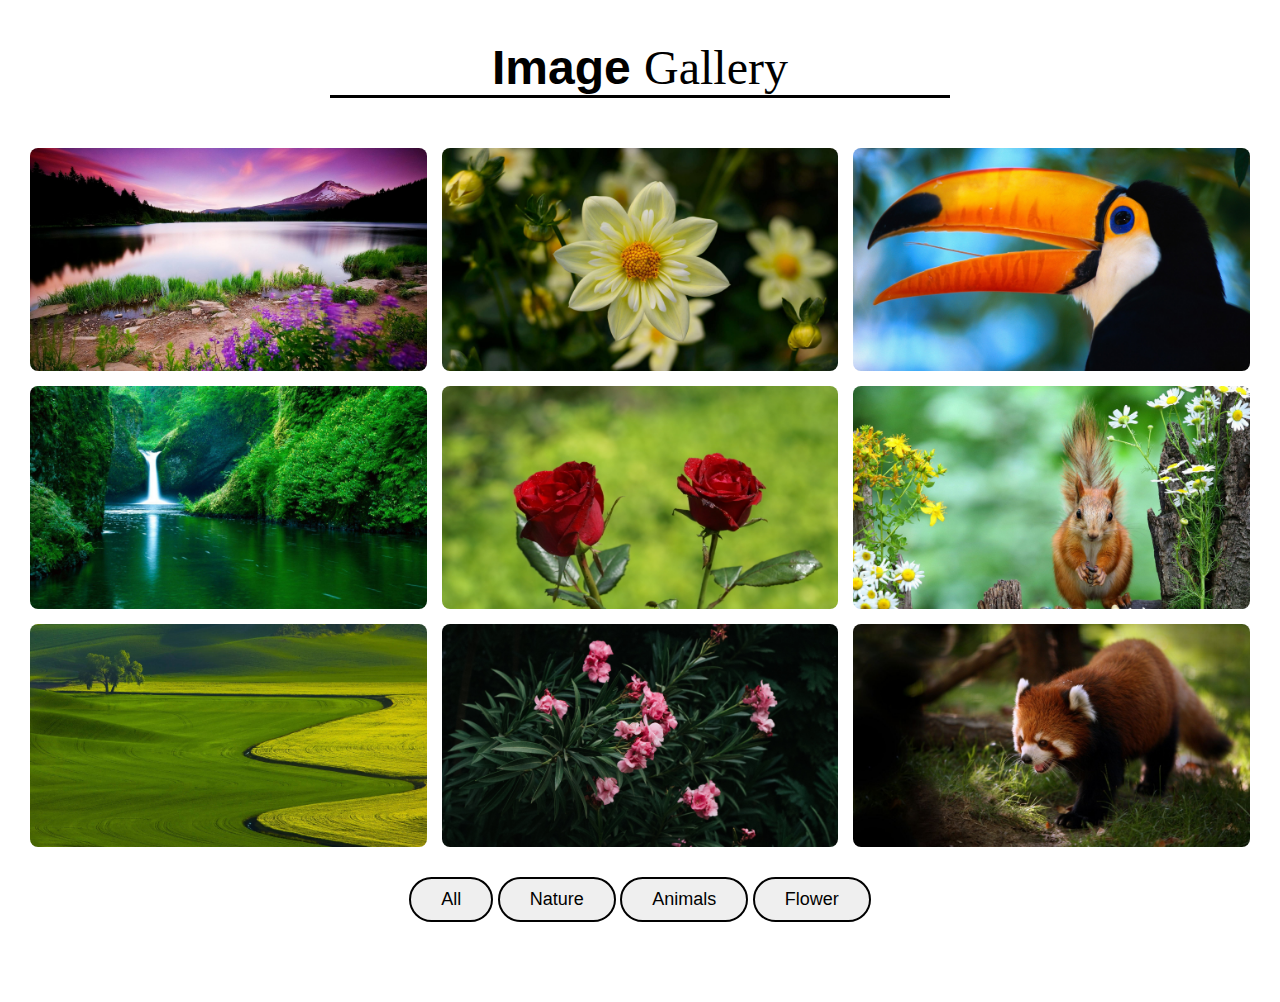
<file: Image_gallery/index.html>
<!DOCTYPE html>
<html lang="en">
<head>
  <meta charset="UTF-8">
  <meta name="viewport" content="width=device-width, initial-scale=1">
  <title>Image Gallery</title>
  <link rel="stylesheet" href="styles.css">
</head>
<body>
  <div class="container">
    <div class="heading">
      <h1>Image <span>Gallery</span></h1>
    </div>
  

  <div class="gallery">
    
     <img src="images/n1.jpg" class="gallery-item nature" onclick="openLightbox(this)">
     <img src="images/f1.jpg" class="gallery-item flower" onclick="openLightbox(this)">
     <img src="images/a1.jpg" class="gallery-item animal" onclick="openLightbox(this)">
     <img src="images/n2.jpg" class="gallery-item nature" onclick="openLightbox(this)">
     <img src="images/f2.jpg" class="gallery-item flower" onclick="openLightbox(this)">
     <img src="images/a2.jpg" class="gallery-item animal" onclick="openLightbox(this)">
     <img src="images/n3.jpg" class="gallery-item nature" onclick="openLightbox(this)">
     <img src="images/f3.jpg" class="gallery-item flower" onclick="openLightbox(this)">
     <img src="images/a3.jpg" class="gallery-item animal" onclick="openLightbox(this)">
  </div>

  <!-- Filter Buttons -->
  <div class="filters">
    <button onclick="filterImages('all')">All</button>
    <button onclick="filterImages('nature')">Nature</button>
    <button onclick="filterImages('animal')">Animals</button>
    <button onclick="filterImages('flower')">Flower</button>
  </div>

  
  <!-- Lightbox Modal -->
  <div id="lightbox" class="lightbox">
    <span class="close" onclick="closeLightbox()">&times;</span>
    <img class="lightbox-img" id="lightbox-img">
    <a class="prev" onclick="changeImage(-1)">&#10094;</a>
    <a class="next" onclick="changeImage(1)">&#10095;</a>
  </div>

  <script src="script.js"></script>
  </div>
</body>
</html>
</file>
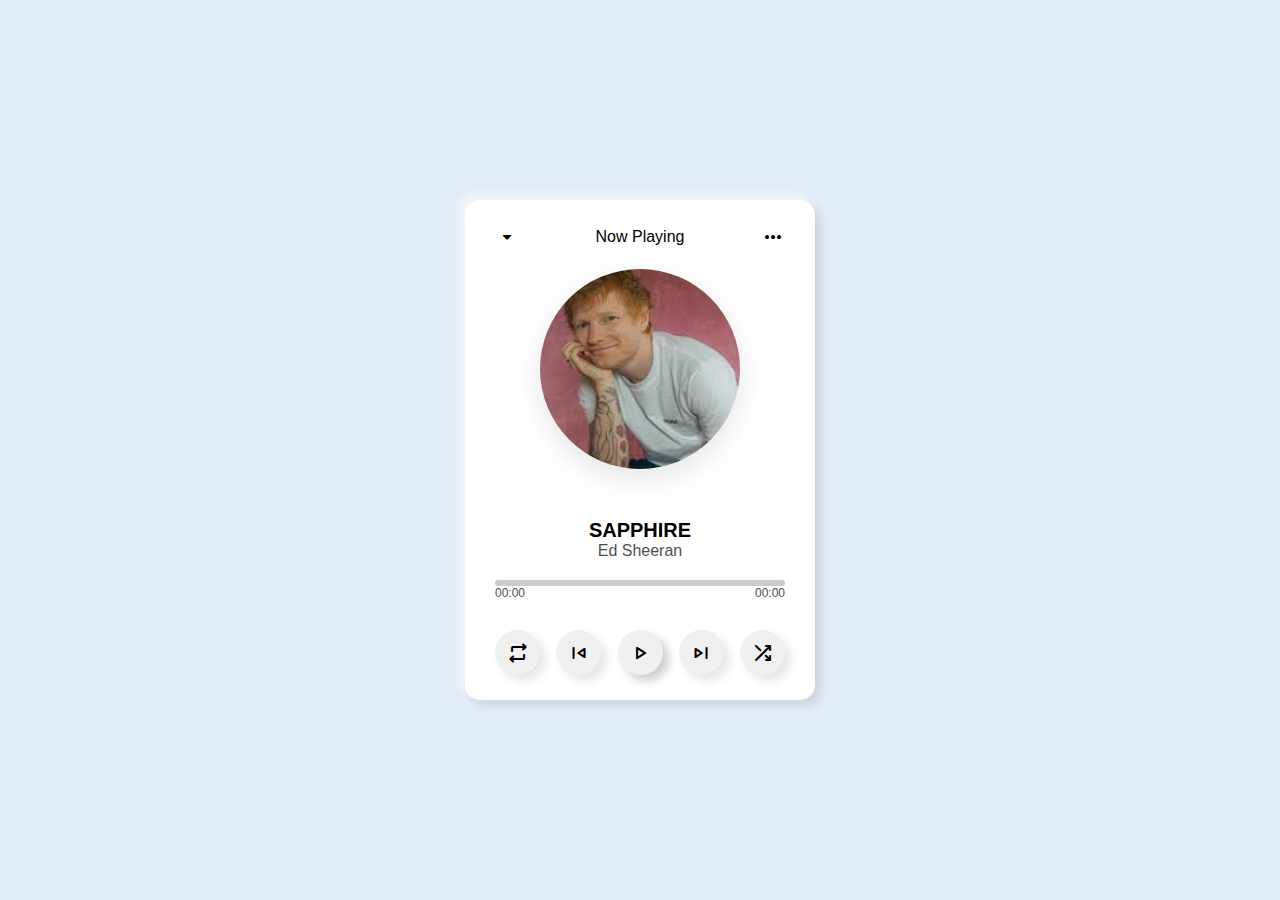
<file: MP/index.html>
<!DOCTYPE html>
<html lang="en">
<head>
  <meta charset="UTF-8" />
  <meta name="viewport" content="width=device-width, initial-scale=1.0"/>
  <title>Music Player</title>
  <link rel="stylesheet" href="style.css" />
  <link href="https://fonts.googleapis.com/css2?family=Material+Symbols+Rounded" rel="stylesheet" />
</head>
<body>
  <div class="content">
    <div class="top-bar">
        <span class="material-symbols-rounded">arrow_drop_down</span>
        <span>Now Playing</span>
        <span class="material-symbols-rounded">more_horiz</span>
    </div>
    <div class="image-wrapper">
        <div class="music-image">
            <img src="images/img1.jpeg" alt="Music Cover"/>
        </div>
    </div>
    <div class="music-titles">
        <p class="name">SAPPHIRE</p>
        <p class="artist">Ed Sheeran</p>
    </div>
    <div class="progress-details">
        <div class="progress-bar"><span></span></div>
        <div class="time">
            <span class="current">00:00</span>
            <span class="final">00:00</span>
        </div>
    </div>
    <div class="control-btn">
        <span class="material-symbols-rounded" id="repeat">repeat</span>
        <span class="material-symbols-rounded" id="prev">skip_previous</span>
        <div class="play-pause"><span class="material-symbols-rounded">play_arrow</span></div>
        <span class="material-symbols-rounded" id="next">skip_next</span>
        <span class="material-symbols-rounded" id="shuffle">shuffle</span>
    </div>
  </div>
  <audio class="main-song"></audio>
  <script src="js/data.js"></script>
  <script src="js/script.js"></script>
</body>
</html>
</file>
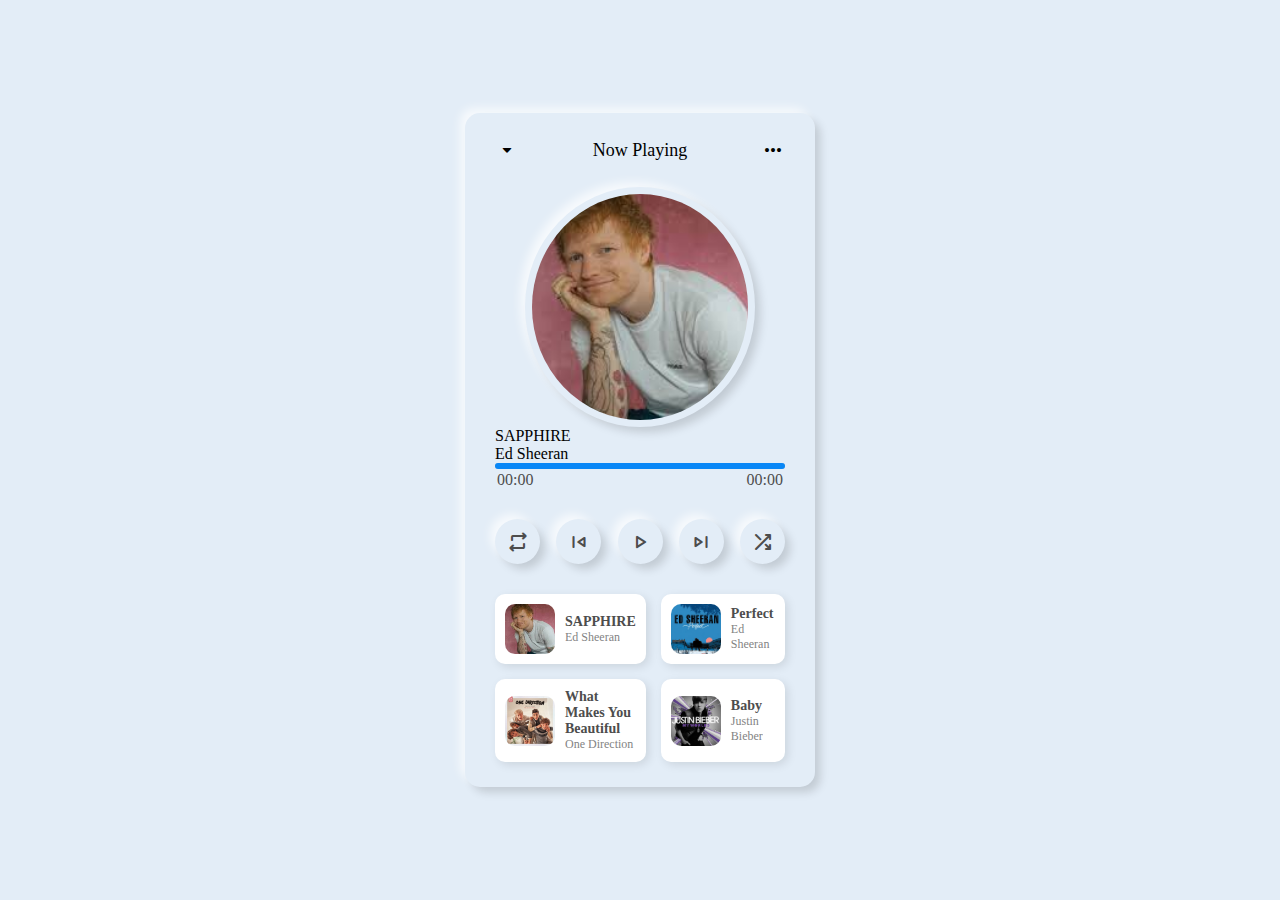
<file: music player/index.html>
<!DOCTYPE html>
<html lang="en">
<head>
  <meta charset="UTF-8" />
  <meta name="viewport" content="width=device-width, initial-scale=1.0"/>
  <title>Music Player</title>
  <link rel="stylesheet" href="style.css" />
  <link href="https://fonts.googleapis.com/css2?family=Material+Symbols+Rounded" rel="stylesheet" />
</head>

<body>
  <div class="content">
    <div class="top-bar">
        <span class="material-symbols-rounded">arrow_drop_down</span>
        <span>Now Playing</span>
        <span class="material-symbols-rounded">more_horiz</span>
    </div>

    <div class="image-wrapper">
        <div class="music-image">
            <img src="images/img1.jpeg" alt="Music Image">
        </div>
    </div>

    <div class="music-titles">
        <p class="name">SAPPHIRE</p>
        <p class="artist">Ed Sheeran</p>
    </div>

    <div class="progress-details">
      <div class="progress-bar">
        <span></span>
      </div>
      <div class="time">
        <span class="current">00:00</span>
        <span class="final">00:00</span>
      </div>
    </div>

    <div class="control-btn">
        <span class="material-symbols-rounded" id="repeat">repeat</span>
        <span class="material-symbols-rounded" id="prev">skip_previous</span>
        <div class="play-pause">
            <span class="material-symbols-rounded">play_arrow</span>
        </div>
        <span class="material-symbols-rounded" id="next">skip_next</span>
        <span class="material-symbols-rounded" id="shuffle">shuffle</span>
    </div>

    <!-- Optional Playlist Grid -->
    <div class="playlist-section">
      <div class="track">
        <img src="images/img1.jpeg" alt="SAPPHIRE" />
        <div class="track-info">
          <p class="track-name">SAPPHIRE</p>
          <p class="track-artist">Ed Sheeran</p>
        </div>
      </div>

      <div class="track">
        <img src="images/img2.jpeg" alt="Perfect" />
        <div class="track-info">
          <p class="track-name">Perfect</p>
          <p class="track-artist">Ed Sheeran</p>
        </div>
      </div>

      <div class="track">
        <img src="images/img3.jpeg" alt="What Makes You Beautiful" />
        <div class="track-info">
          <p class="track-name">What Makes You Beautiful</p>
          <p class="track-artist">One Direction</p>
        </div>
      </div>

      <div class="track">
        <img src="images/img4.jpeg" alt="Baby" />
        <div class="track-info">
          <p class="track-name">Baby</p>
          <p class="track-artist">Justin Bieber</p>
        </div>
      </div>
    </div>
  </div>

  <audio src="music/music1.mp3" class="main-song"></audio>

  <script src="js/data.js"></script>
<script src="js/script.js"></script>

</body>
</html>
</file>
<file: Image_gallery/styles.css>
*{
  margin: 0;
  padding: 0;
  box-sizing: border-box;
  font-family: 'poppins',sans-serif;
}

.container{
 display: flex;
 flex-direction: column;
 justify-content: center;
 align-items: center;
 text-align: center;
 margin: 40px 20px 0 20px;
}

 .container .heading{
 width: 50%;
 padding-bottom: 50px;
}

.container .heading h1{
 font-size: 3em;
 font-weight: bolder;
 border-bottom: 3px solid black;
}

.container .heading h1 span{
  font-weight: 10;
  font-family: cursive;
}
  
  .filters {
   margin-top: 30px; 
    text-align: center;
    margin-bottom: 80px;
    
  }
  
  .filters button {
    border: 2px solid #010101;
    padding: 10px 30px;
    font-size: 18px;
    font-weight: 500;
    color: #010101;
    cursor: pointer;
    border-radius: 30px;
    transition:  .4s ease
  }
  
  .filters button:hover {
    background: #555;
  }
  
  .gallery {
  display: grid;
  grid-template-columns: repeat(3, 1fr); /* 3 equal columns */
  gap: 15px;
  padding: 0 10px;
}
  
  .gallery-item {
    width: 100%;
    cursor: pointer;
    transition: transform 0.3s ease, opacity 0.3s ease;
    border-radius: 8px;
  }
  
  .gallery-item:hover {
    transform: scale(1.05);
    opacity: 0.9;
  }
  
  /* Lightbox styles */
  .lightbox {
    display: none;
    position: fixed;
    z-index: 10;
    left: 0; top: 0;
    width: 100%; height: 100%;
    background-color: rgba(0,0,0,0.9);
    justify-content: center;
    align-items: center;
  }
  
  .lightbox-img {
    max-width: 90%;
    max-height: 80%;
    border-radius: 10px;
  }
  
  .close, .prev, .next {
    position: absolute;
    color: white;
    font-size: 30px;
    cursor: pointer;
    user-select: none;
  }
  
  .close {
    top: 20px;
    right: 30px;
  }
  
  .prev, .next {
    top: 50%;
    transform: translateY(-50%);
    padding: 16px;
    background-color: rgba(0,0,0,0.5);
  }
  
  .prev {
    left: 10px;
  }
  
  .next {
    right: 10px;
  }
  
  /* Responsive tweaks */
  @media (max-width: 600px) {
    .gallery {
      grid-template-columns: 1fr;
    }
  
    .prev, .next {
      font-size: 24px;
    }
  }
</file>
<file: MP/style.css>
/* Basic styles for music player */
* {
    margin: 0;
    padding: 0;
    box-sizing: border-box;
    font-family: 'Poppins', sans-serif;
}
body {
    display: flex;
    align-items: center;
    justify-content: center;
    height: 100vh;
    background: #e3edf7;
}
.content {
    width: 350px;
    background: #fff;
    padding: 25px 30px;
    border-radius: 15px;
    box-shadow: 6px 6px 10px rgba(0,0,0,0.1),
                -6px -6px 10px rgba(255,255,255,0.5);
}
.top-bar {
    display: flex;
    justify-content: space-between;
    align-items: center;
    margin-bottom: 20px;
}
.material-symbols-rounded {
    font-size: 24px;
    cursor: pointer;
}
.music-image {
    width: 100%;
    height: 230px;
    display: flex;
    justify-content: center;
    margin-bottom: 20px;
}
.music-image img {
    width: 200px;
    height: 200px;
    border-radius: 50%;
    object-fit: cover;
    box-shadow: 0 10px 30px rgba(0,0,0,0.1);
}
.music-titles {
    text-align: center;
    margin-bottom: 20px;
}
.music-titles .name {
    font-size: 20px;
    font-weight: 600;
}
.music-titles .artist {
    font-size: 16px;
    opacity: 0.7;
}
.progress-details {
    margin-bottom: 10px;
}
.progress-bar {
    height: 6px;
    background: #ccc;
    border-radius: 10px;
    overflow: hidden;
    position: relative;
}
.progress-bar span {
    display: block;
    height: 100%;
    width: 0;
    background: #0987f6;
}
.time {
    display: flex;
    justify-content: space-between;
    font-size: 12px;
    color: #4d4d4d;
}
.control-btn {
    display: flex;
    justify-content: space-between;
    align-items: center;
    margin-top: 30px;
}
.control-btn span,
.play-pause {
    width: 45px;
    height: 45px;
    display: flex;
    justify-content: center;
    align-items: center;
    border-radius: 50%;
    background: #f0f0f0;
    box-shadow: 6px 6px 10px rgba(0,0,0,0.1),
                -6px -6px 10px rgba(255,255,255,0.5);
}
</file>
<file: music player/style.css>
*{
    margin: 0;
    padding: 0;
    box-sizing: border-box;
    font-family: 'Poppins';
}

body{
    display: flex;
    align-items: center;
    justify-content: center;
    width: 100%;
    min-height: 100vh;
    background-color: #e3edf7;
}

.content{
box-shadow: 6px 6px 10px -1px rgba(0,0,0,0.15),
-6px -6px 10px -1px rgba(255,255,255,0.7);
width: 350px;
border-radius: 15px;
padding: 25px 30px;
}

.material-symbols-rounded{
    cursor: pointer;
}

.top-bar{
    display: flex;
    align-items: center;
    justify-content: space-between;
    font-size: 18px;
}

.top-bar .material-symbols-rounded{
    font-size: 24px;
}

.music-image{
 width: 230px;
 height: 240px;
 box-shadow: 6px 6px 10px -1px rgba(0,0,0,0.15),
 -6px -6px 10px -1px rgba(255,255,255,0.7);
 border-radius: 50%;
 margin-top: 25px;
 padding: 7px;
}

.music-image img{
    width: 100%;
    height: 100%;
    object-fit: cover;
    border-radius: 50%;
}

.image-wrapper{
    display: flex;
    justify-content: center;
}

.playlist-section {
  margin-top: 30px;
  display: grid;
  grid-template-columns: 1fr 1fr; /* 2 columns */
  gap: 15px;
}

.track {
  display: flex;
  align-items: center;
  gap: 10px;
  background: #fff;
  padding: 10px;
  border-radius: 10px;
  box-shadow: 3px 3px 10px rgba(0, 0, 0, 0.1);
}

.track img {
  width: 50px;
  height: 50px;
  border-radius: 10px;
  object-fit: cover;
}

.track-info {
  color: #4d4d4d;
}

.track-name {
  font-weight: bold;
  font-size: 14px;
}

.track-artist {
  font-size: 12px;
  opacity: 0.7;
}

.progress-details{
    width: 100%;
    height: 6px;
    background-color: #ccc;
    border-radius: 15px;
}

.progress-bar{
    width: 100%;
    height: inherit;
    border-radius: inherit;
    background-color: #0987f6;
    cursor: pointer;
    position: relative;
}

.progress-bar span{
    position: absolute;
    width: 12px;
    height: 12px;
    background-color: #0987f6;
    border-radius: inherit;
    transform: translateY(-25%);
    right: 50px;
    opacity: 0;
    transition: opacity 0.3s ease-out;
}

.progress-details:hover .progress-bar span{
    opacity: 1;
}

.time{
    display: flex;
    align-items: center;
    justify-content: space-between;
    margin: 2px;
    color: #4d4d4d;
}

.control-btn{
    margin-top: 50px;
    margin-bottom: 20px;
    display: flex;
    align-items: center;
    justify-content: space-between;
}

.control-btn span{
    width: 45px;
    height: 45px;
    border-radius: 50%;
    box-shadow: 6px 6px 10px -1px rgba(0,0,0,0.15),
    -6px -6px 10px -1px rgba(255,255,255,0.7);
    display: flex;
    align-items: center;
    justify-content: center;
    color: #4d4d4d;
}

.control-btn span:active{
    box-shadow: 6px 6px 10px -1px rgba(0,0,0,0.15),
    inset -6px -6px 10px -1px rgba(255,255,255,0.7);
}
</file>
